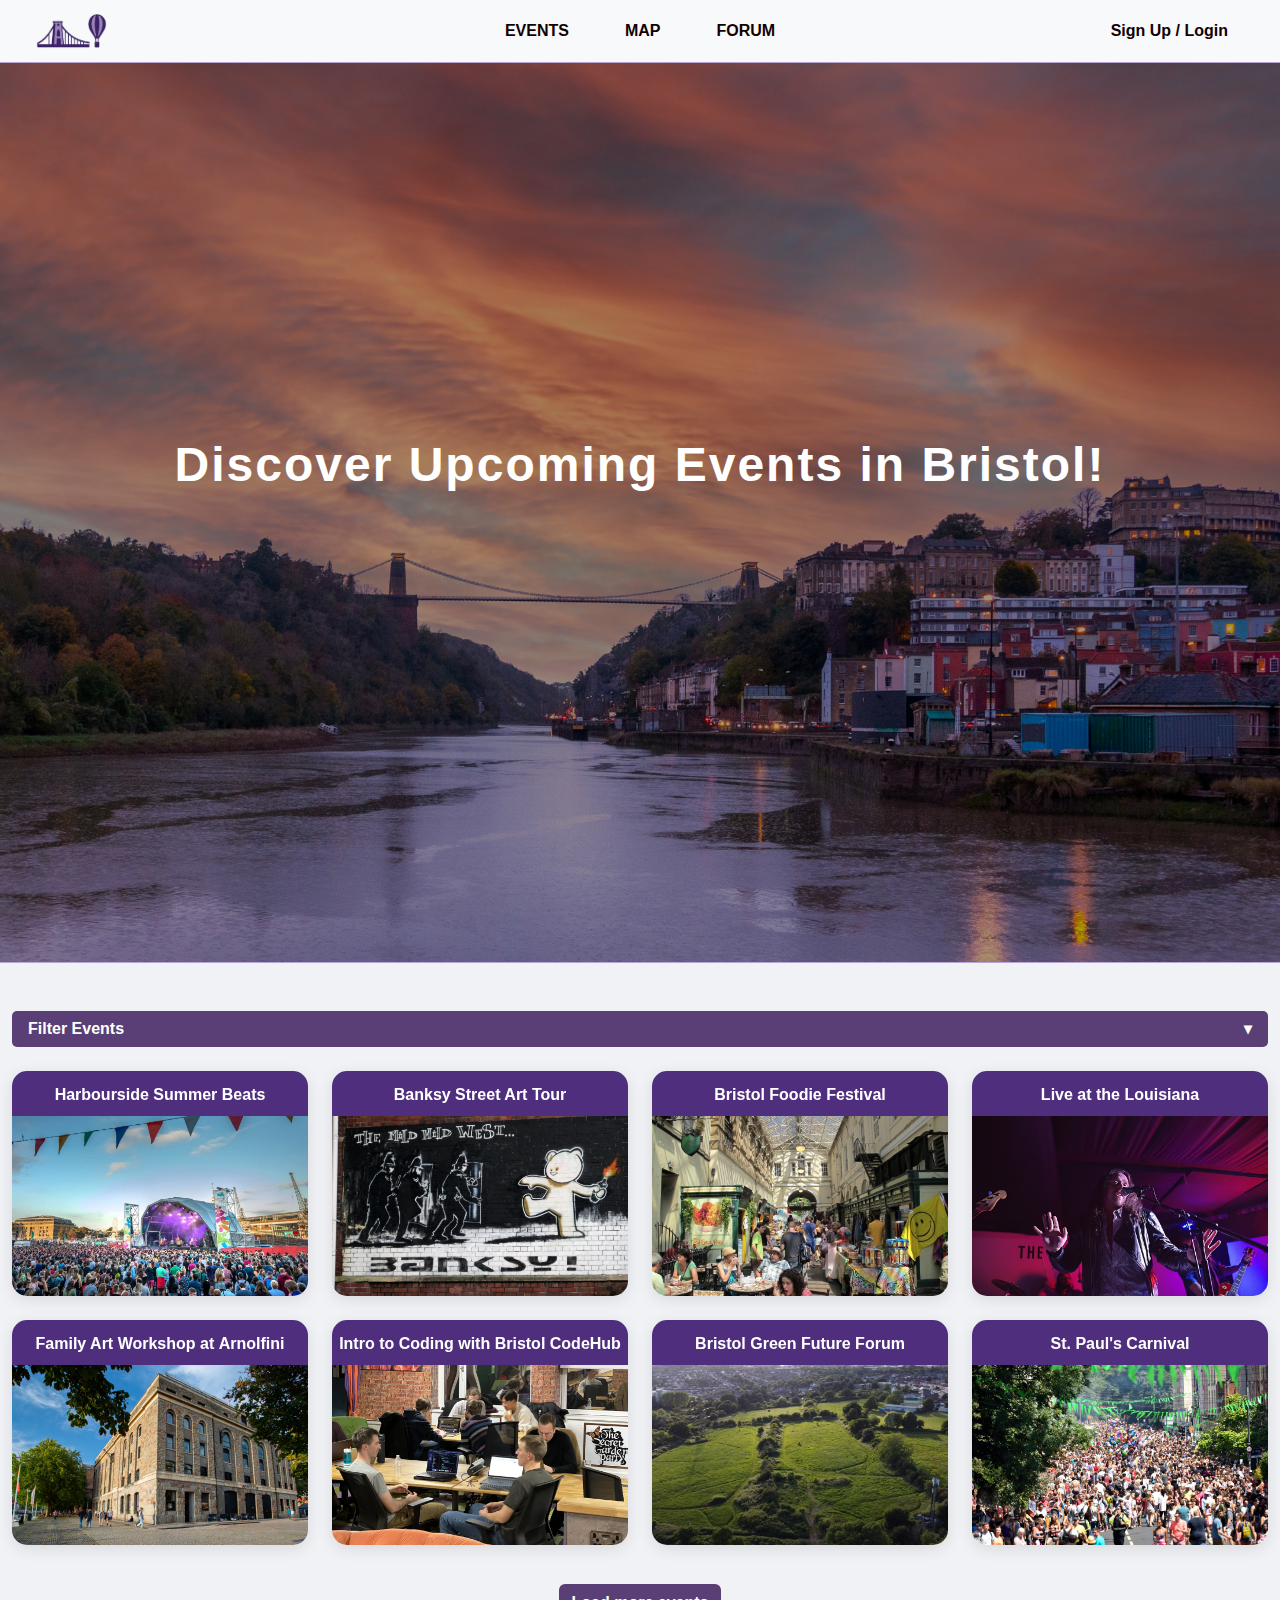
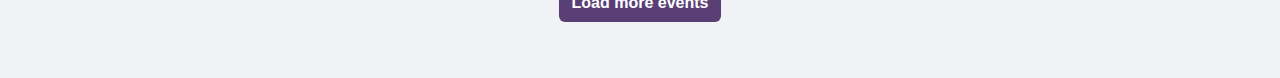
<file: index.html>
<!DOCTYPE html>
<html lang="en">
<head>
<meta charset="UTF-8">
<meta name="viewport" content="width=device-width, initial-scale=1.0">
<title>Events in Bristol</title>
<link rel="stylesheet" href="https://cdn.jsdelivr.net/npm/bootstrap@5.3.2/dist/css/bootstrap.min.css">
<link rel="stylesheet" href="css/styles.css">
</head>
<body>

<!-- NAVBAR -->
<nav class="navbar bg-light px-4 position-relative">
    <div class="container-fluid nav-grid align-items-center">
  
      <!-- logo -->
      <a class="navbar-brand d-flex align-items-center" href="index.html">
        <img src="images/BECc.png" alt="Logo" width="40" height="40">
      </a>
  
      <!-- hamburger toggle (mobile) -->
      <button id="mobileMenuBtn" class="d-md-none border-0 bg-transparent ms-auto" aria-label="Toggle menu">
        &#9776;
      </button>
  
      <div id="mobileMenu" class="d-md-none mobile-menu d-none">
        <a class="nav-link" href="#events">EVENTS</a>
        <a class="nav-link" href="#">MAP</a>
        <a class="nav-link" href="#">FORUM</a>
        <a id="mobileUserAction" class="nav-link" href="login.html">Sign Up / Login</a>
        <a id="mobileProfileLink" class="nav-link d-none" href="profile.html">Profile</a>
        <a id="mobileLogout" class="nav-link d-none" href="#">Log out</a>
      </div>
  
      <!-- regular navbar links (desktop) -->
      <div class="navbar-center d-none d-md-flex gap-4">
        <a class="nav-link" href="#events">EVENTS</a>
        <a class="nav-link" href="#">MAP</a>
        <a class="nav-link" href="#">FORUM</a>
      </div>
  
      <!-- user section (desktop) -->
        <div class="navbar-user-section d-none d-md-flex align-items-center gap-3">
            <a id="navUserAction" class="nav-link flex-shrink-0" href="login.html">Sign Up / Login</a>
        <div id="userDropdown" class="dropdown" style="display:none">
            <img src="images/default-pfp.png" alt="Profile" width="36" height="36" class="rounded-circle dropdown-toggle" role="button" data-bs-toggle="dropdown" aria-expanded="false" style="cursor:pointer;">
            <ul class="dropdown-menu dropdown-menu-end">
                <li>
                    <a class="dropdown-item" href="profile.html">Profile</a>
                </li>
                <li>
                    <a class="dropdown-item" href="#" id="logoutBtn">Log out</a>
                </li>
            </ul>
        </div>
        </div>
    </div>
</nav>
    

<!-- HERO -->
<section class="hero d-flex align-items-center text-center">
    <div class="container">
        <h1 class="hero-title">Discover Upcoming Events in Bristol!</h1>
    </div>
</section>

<!-- FILTER -->
<div class="container mb-4" id="filterArea">
    <button id="filterToggle"
            class="btn btn-filter-bar w-100 d-flex justify-content-between align-items-center">
    <span>Filter Events</span>
    <span id="filterArrow">▾</span>
    </button>

    <div id="filterBox" class="card bg-light p-3 mt-2 d-none">
    <h5><strong>Refine by Category</strong>
        <button class="btn btn-sm btn-secondary ms-3" id="clearFilters">Clear</button>
    </h5>

    <div class="border p-3 mb-3">
        <div class="row g-2">
        <div class="col-12">
            <div class="form-check form-check-inline"><input class="form-check-input" type="checkbox" id="concert"><label class="form-check-label" for="concert">Concert</label></div>
            <div class="form-check form-check-inline"><input class="form-check-input" type="checkbox" id="exhibition"><label class="form-check-label" for="exhibition">Exhibition</label></div>
            <div class="form-check form-check-inline"><input class="form-check-input" type="checkbox" id="festival"><label class="form-check-label" for="festival">Festival</label></div>
            <div class="form-check form-check-inline"><input class="form-check-input" type="checkbox" id="workshop"><label class="form-check-label" for="workshop">Workshop</label></div>
            <div class="form-check form-check-inline"><input class="form-check-input" type="checkbox" id="livePerformance"><label class="form-check-label" for="livePerformance">Live Performance</label></div>
            <div class="form-check form-check-inline"><input class="form-check-input" type="checkbox" id="culture"><label class="form-check-label" for="culture">Culture</label></div>
            <div class="form-check form-check-inline"><input class="form-check-input" type="checkbox" id="music"><label class="form-check-label" for="music">Music</label></div>
            <div class="form-check form-check-inline"><input class="form-check-input" type="checkbox" id="outdoors"><label class="form-check-label" for="outdoors">Outdoors</label></div>
            <div class="form-check form-check-inline"><input class="form-check-input" type="checkbox" id="indoors"><label class="form-check-label" for="indoors">Indoors</label></div>
            <div class="form-check form-check-inline"><input class="form-check-input" type="checkbox" id="familyFriendly"><label class="form-check-label" for="familyFriendly">Family Friendly</label></div>
            <div class="form-check form-check-inline"><input class="form-check-input" type="checkbox" id="ticketed"><label class="form-check-label" for="ticketed">Ticketed</label></div>
            <div class="form-check form-check-inline"><input class="form-check-input" type="checkbox" id="free"><label class="form-check-label" for="free">Free</label></div>
            <div class="form-check form-check-inline"><input class="form-check-input" type="checkbox" id="art"><label class="form-check-label" for="art">Art</label></div>
            <div class="form-check form-check-inline"><input class="form-check-input" type="checkbox" id="sustainability"><label class="form-check-label" for="sustainability">Sustainability</label></div>
            <div class="form-check form-check-inline"><input class="form-check-input" type="checkbox" id="technology"><label class="form-check-label" for="technology">Technology</label></div>
            <div class="form-check form-check-inline"><input class="form-check-input" type="checkbox" id="foodDrink"><label class="form-check-label" for="foodDrink">Food & Drink</label></div>
        </div>
        </div>
    </div>

    <h5><strong>Search parameters</strong></h5>
    <div class="row g-2">
        <div class="col-md-6"><input type="text" class="form-control" id="titleFilter" placeholder="Title contains..."></div>
        <div class="col-md-6"><input type="text" class="form-control" id="descFilter" placeholder="Description contains..."></div>
    </div>
    <div class="text-end mt-3"><button class="btn btn-dark" id="applyFilters">Apply</button></div>
    </div>
</div>

<!-- EVENT CARDS -->
<div id="events" class="container mb-5">
<div id="eventContainer" class="row gx-4 gy-4 justify-content-center">

    <div class="col-md-3">
    <div
        class="card event-card h-100 text-center"
        data-tags="music,festival,outdoors"
        data-desc="Bristols iconic waterfront turns into an alfresco dance-floor every Friday in July for Harbourside Summer Beats.  Expect an eclectic line-up that drifts from laid-back acoustic sets at golden hour to feel-good funk bands and late-night DJ takeovers as the sun dissolves behind the cranes.  Independent brewers, vegan street-food vendors and neon art installations line the cobbles, while giant beanbags and deckchairs invite you to kick back between acts.  The event is plastic-free, family-friendly until 8 pm and completely free, making it the perfect warm-up to the citys legendary festival season.">
        <div class="card-header">Harbourside Summer Beats</div>
        <img src="images/ev1.jpg" class="card-img-top" alt="Crowd dancing at a harbourside concert at sunset.">
    </div>
    </div>

    <div class="col-md-3">
    <div
        class="card event-card h-100 text-center"
        data-tags="art,exhibition,indoors"
        data-desc="Trace the story of Bristols most mysterious son on a two-hour Banksy Street-Art Tour led by local graffiti historians.  Starting at the famous Mild Mild West mural, you'll wander hidden alleyways and bustling markets to uncover both classic and lesser-known works, all peppered with insider anecdotes, urban-art lore and discussion on how street art shapes public space.  The walk finishes at a pop-up gallery featuring rotating pieces by emerging spray-can talents who draw inspiration from the elusive artist.  Bring comfy shoes, a camera and an open mind— political satire and playful stencils await around every corner.">
        <div class="card-header">Banksy Street Art Tour</div>
        <img src="images/ev2.jpg" class="card-img-top" alt="Guide pointing at a Banksy mural on a brick wall.">
    </div>
    </div>

    <div class="col-md-3">
    <div
        class="card event-card h-100 text-center"
        data-tags="foodDrink,festival,free"
        data-desc="Sample more than 100 mouth-watering dishes from Bristol's diverse culinary scene at the annual Foodie Festival on College Green.  From West Country cheeses and artisan sourdough to Jamaican jerk wraps, Vietnamese pho and zero-waste cocktails, there is genuinely something for every palate.  Live cook-along demos with local TV chefs run throughout the day alongside family pancake-flipping races and a chilli-eating contest for the brave.  Entry is free; just purchase tasting tokens or bring your own picnic blanket and graze as you please while enjoying acoustic sets on the solar-powered community stage.">
        <div class="card-header">Bristol Foodie Festival</div>
        <img src="images/ev3.jpg" class="card-img-top" alt="Visitors sampling street-food stalls on College Green.">
    </div>
    </div>

    <div class="col-md-3">
    <div
        class="card event-card h-100 text-center"
        data-tags="concert,music,livePerformance"
        data-desc="The Louisiana's upstairs room— tiny, sweaty and legendary— hosts an intimate triple-bill showcasing the next wave of indie rock.  Doors open at 7 pm for local dream-pop newcomers Moon Harbour, followed by Welsh punk-poets Tulip Crisis and a headline set from NME-tipped Avalon Drive.  Capacity is only 120, so you'll be inches from the action, wrapped in vintage red velvet curtains and history: past performers include The Strokes, Florence & the Machine and Idles.  Craft lager is on tap downstairs and the venue sits two minutes from Wapping Wharf for pre-gig street-food.  Strictly 14+.">
        <div class="card-header">Live at the Louisiana</div>
        <img src="images/ev4.jpg" class="card-img-top" alt="Small venue gig with blue back-lighting and crowd close to stage.">
    </div>
    </div>

    <!-- second row -->

    <div class="col-md-3">
    <div
        class="card event-card h-100 text-center"
        data-tags="familyFriendly,workshop,art"
        data-desc="Ignite imaginations at Arnolfini's Family Art Workshop where children age 5-12 collaborate with resident artists to create anything from recycled-paper sculptures to giant collaborative canvases inspired by the current exhibition.  Sessions start with a playful gallery tour using story cards and texture scavenger hunts, followed by an hour in the light-filled studio overlooking the harbour.  All materials are included, aprons supplied and grown-ups are encouraged to get messy too.  Completed masterpieces are paraded in a mini pop-up show before families take them home.  Booking essential; pa-what-you-feel donations support community outreach.">
        <div class="card-header">Family Art Workshop at Arnolfini</div>
        <img src="images/ev5.jpg" class="card-img-top" alt="Children painting large colourful canvas with parents assisting.">
    </div>
    </div>

    <div class="col-md-3">
    <div
        class="card event-card h-100 text-center"
        data-tags="technology,workshop,ticketed"
        data-desc="Always wanted to code but never knew where to start?  Bristol CodeHub's Intro-to-Coding bootcamp condenses the essentials of HTML, CSS and JavaScript into a friendly Saturday workshop.  You'll build a mini portfolio site, learn how the web fits together and leave with resources for continued self-study.  Laptops are provided, coffee and doughnuts flow freely and mentors roam the room to troubleshoot.  No previous experience needed— the only prerequisite is curiosity.  The day ends with lightning talks from local devs on real-world projects and a networking happy hour overlooking Castle Park.">
        <div class="card-header">Intro to Coding with Bristol CodeHub</div>
        <img src="images/ev6.jpg" class="card-img-top" alt="People typing on laptops at coding workshop.">
    </div>
    </div>

    <div class="col-md-3">
    <div
        class="card event-card h-100 text-center"
        data-tags="sustainability,free,indoors"
        data-desc="How can Bristol reach net-zero by 2030?  Hear bold ideas—and debate them—at the Green Future Forum, a free afternoon of panel talks, interactive exhibits and pop-up repair cafés inside the airy M Shed atrium.  Topics range from river-cleaning robots and community energy co-ops to circular-economy fashion.  Bring an appliance for the fix-it stall, sign up for a cargo-bike test ride and plot carbon-footprint reduction on the giant city map.  Kids can build miniature wind turbines in the Renewable Play Zone while adults enjoy organic coffee in compostable cups.">
        <div class="card-header">Bristol Green Future Forum</div>
        <img src="images/ev7.jpg" class="card-img-top" alt="Speaker presenting eco-innovation ideas on stage with green backdrop.">
    </div>
    </div>

    <div class="col-md-3">
    <div
        class="card event-card h-100 text-center"
        data-tags="culture,festival,music"
        data-desc="Bristol's most vibrant street party returns as St Paul's Carnival paints the neighbourhood in Caribbean colours, rhythms and flavours.  From noon, steel-pan orchestras and costumed dance troupes wind through residential streets turned into impromptu stages.  Food stalls plate up jerk chicken, vegan ital pots and patties beside rum-punch shacks, while sound systems pump reggae, soca, jungle and grime late into the night.  Community art installations celebrate the Windrush generation, kids craft masks in the Learning Tent and a quiet garden offers reflection on Carnival's political roots.  Free entry; donations support youth art scholarships.">
        <div class="card-header">St. Paul's Carnival</div>
        <img src="images/ev8.jpg" class="card-img-top" alt="Feather-costumed dancers at St Paul's Carnival parade.">
    </div>
    </div>

    <!-- third row -->

    <div class="col-md-3">
    <div
        class="card event-card h-100 text-center"
        data-tags="outdoors,free,familyFriendly"
        data-desc="Pack a hamper and unwind beneath centuries-old plane trees at Picnic in Queen Square, a laid-back community gathering that celebrates Bristol's green heart.  Roving folk musicians supply a gentle soundtrack while circus students juggle and poi-spin for spare change.  Face-painting stalls, giant chess and eco-storytelling tents keep little ones entertained.  Dog-owners parade their pups at 3 pms informal 'cutest tail wag' contest, and a sunset silent-disco waltz rounds off the evening.  Everything is free; simply roll out your blanket, say hello to your neighbours and savour a moment of urban calm.">
        <div class="card-header">Picnic in Queen Square</div>
        <img src="images/ev9.jpg" class="card-img-top" alt="Families on blankets enjoying picnic under large trees.">
    </div>
    </div>

    <div class="col-md-3">
    <div
        class="card event-card h-100 text-center"
        data-tags="technology,exhibition,indoors"
        data-desc="Step into surreal digital worlds at VR Art Showcase, a one-night exhibition at Watershed blending traditional craft and immersive tech.  Put on a headset to explore brush-stroke nebulae, walk through an ever-morphing sculpture garden or paint 3D graffiti in mid-air using Tilt Brush.  Alongside each virtual piece sits the artist's physical sketchbook so you can trace the creative journey.  A panel Q&A at 8 pm probes identity and accessibility in virtual spaces, followed by hands-on demos of haptic gloves and 360-degree treadmills.  Tickets include a locally brewed beer or soft drink.">
        <div class="card-header">VR Art Showcase at  Watershed</div>
        <img src="images/ev10.jpg" class="card-img-top" alt="Visitor wearing VR headset in gallery space.">
    </div>
    </div>
    
    <div class="col-md-3">
    <div
        class="card event-card h-100 text-center"
        data-tags="livePerformance,music,ticketed"
        data-desc="Lose yourself in smoky sax solos and velvet vocals at Jazz Night in the Lantern, Bristol Beacon's intimate Art-Deco hall.  This month's edition pairs Mercury-nominated trumpeter Laura  Jurd with the Bristol Jazz Orchestra for a genre-hopping set that moves from cool-blue ballads to avant-garde grooves.  Candle-lit cabaret tables, table-service cocktails and vintage Edison bulbs create speakeasy vibes, while pre-show vinyl spinning sets the mood.  Students and NHS staff enjoy half-price tickets; arrive early for a free Jazz Appreciation crash-course in the foyer.">
        <div class="card-header">Jazz Night at Bristol Beacon</div>
        <img src="images/ev11.jpg" class="card-img-top" alt="Trumpet soloist bathed in red stage lights.">
    </div>
    </div>

    <div class="col-md-3">
    <div
        class="card event-card h-100 text-center"
        data-tags="culture,art,workshop"
        data-desc="Discover the colour-drenched street-art heritage of Easton while learning to design and paint your own large-scale mural at this hands-on workshop.  Guided by veteran graffiti artist Inkie, participants sketch motifs, cut stencils and master can control before collaborating on a community wall celebrating local histories.  All spray-paint is low-VOC, safety masks are provided and beginners are warmly welcomed.  The day ends with professional photos of the finished piece, pizza from a nearby community oven and tips on how to get involved in future legal wall projects around the city.">
        <div class="card-header">Mural Making Workshop in Easton</div>
        <img src="images/ev12.jpg" class="card-img-top" alt="People spray-painting a colourful wall mural.">
    </div>
    </div>


    <!-- fourth row -->

    <div class="col-md-3">
        <div
        class="card event-card h-100 text-center"
        data-tags="outdoors,familyFriendly,festival"
        data-desc="Watch the skies come alive at Europe's largest annual hot air balloon event. The Bristol International Balloon Fiesta sees over 100 balloons ascend from Ashton Court Estate, with spectacular night glows set to music. Enjoy fairground rides, craft markets and helicopter joyrides by day, then stay for the breathtaking mass ascent at 6 pm. Pack a picnic or sample local ciders from the Somerset stall. Free entry; parking fees support the event's continuation. Early arrival recommended for prime viewing spots on the historic estate grounds.">
        <div class="card-header">Bristol International Balloon Fiesta</div>
        <img src="images/ev13.jpg" class="card-img-top" alt="Colorful hot air balloons ascending at sunset over green fields.">
        </div>
    </div>

    <div class="col-md-3">
        <div
        class="card event-card h-100 text-center"
        data-tags="festival,maritime,free"
        data-desc="Celebrate Bristol's nautical heritage at the Bristol Harbour Festival, where the floating harbour becomes a stage for tall ships, live music and water sports. Try paddleboarding past historic warehouses, watch acrobatic shanty performances on replica pirate ships, or join a free kayak taster session. The quayside buzzes with seafood stalls, chainsaw woodcarving demos and interactive marine biology exhibits. Don't miss the dramatic Saturday night fireworks reflecting on the water - best viewed from Pero's Bridge.">
        <div class="card-header">Bristol Harbour Festival</div>
        <img src="images/ev14.jpg" class="card-img-top" alt="Tall ships docked in harbour with crowds on quayside.">
        </div>
    </div>

    <div class="col-md-3">
        <div
        class="card event-card h-100 text-center"
        data-tags="history,outdoors,tour"
        data-desc="Go behind the scenes of Brunel's engineering marvel with Clifton Suspension Bridge Trust guides. This 90-minute twilight tour takes small groups across the illuminated bridge before descending into vaulted chambers normally closed to the public. Handle original construction tools, hear tragic Victorian suicide prevention stories, and learn how modern lasers monitor the 214m span. Sturdy footwear required for the 98-step spiral staircase. Tours conclude with mulled wine and mince pies in the heritage centre.">
        <div class="card-header">Clifton Suspension Bridge Twilight Tour</div>
        <img src="images/ev15.jpg" class="card-img-top" alt="Illuminated suspension bridge at dusk with city lights beyond.">
        </div>
    </div>

    <div class="col-md-3">
        <div
        class="card event-card h-100 text-center"
        data-tags="foodDrink,market,vegan"
        data-desc="Taste the plant-based revolution at Bristol Vegan Market's monthly showcase in St Nicholas Market. Over 60 stalls offer cashew cheeses, jackfruit tacos, cruelty-free cosmetics and ethical fashion. Watch live cooking demos using foraged ingredients, enter the 'Guess the Meat Alternative' quiz, and let kids decorate vegan cupcakes in the Sugar Skulls Bakery corner. BYO containers for zero-waste shopping and receive £2 off entry when arriving by bike. First 100 visitors get free goodie bags with local vegan samples.">
        <div class="card-header">Bristol Vegan Market</div>
        <img src="images/ev16.jpg" class="card-img-top" alt="Vegan food stall with colorful bowls of plant-based dishes.">
        </div>
    </div>

    <!-- fifth row -->

    <div class="col-md-3">
        <div
        class="card event-card h-100 text-center"
        data-tags="theatre,outdoors,culture"
        data-desc="Experience Shakespeare with a Bristol twist at outdoor performances in Queen Square. This year's Bristol Shakespeare Festival features The Tempest reimagined with storm scenes enhanced by BMX stunt riders and a Merchant of Venice set in the 1980s banking world. Bring folding chairs or rent velvet cushions. Interval ice creams come from local dairy Marshfield Farm, and signed performances occur every Thursday. Pay-What-You-Can nights every Monday support access to the arts.">
        <div class="card-header">Bristol Shakespeare Festival</div>
        <img src="images/ev17.jpg" class="card-img-top" alt="Open-air theatre performance in park setting.">
        </div>
    </div>

    <div class="col-md-3">
        <div
        class="card event-card h-100 text-center"
        data-tags="art,festival,free"
        data-desc="Watch Europe's largest street art festival transform South Bristol over three days. Upfest brings 400 artists from 70 countries to paint live murals across Bedminster's walls. Follow spray-can trails between pubs hosting artist Q&As, try graffiti workshops in East Street Community Centre, and bid in the silent auction for original artwork. The Saturday night block party features beatbox battles and hip-hop karaoke. Free spray paint recycling stations available all weekend.">
        <div class="card-header">Upfest Street Art Festival</div>
        <img src="images/ev18.jpg" class="card-img-top" alt="Artist painting large mural on building scaffold.">
        </div>
    </div>

    <div class="col-md-3">
        <div
        class="card event-card h-100 text-center"
        data-tags="foodDrink,festival,ticketed"
        data-desc="Hops enthusiasts rejoice at the Bristol Craft Beer Festival inside the historic Lloyd Amphitheatre. Sample unlimited ⅓ pints from 150+ breweries including local heroes Left Handed Giant and Arbor Ales. Masterclasses cover sour beer blending, food pairing with cheese guru Ned Palmer, and the science of can design. Soak it all up with loaded fries from the award-winning Low & Slow BBQ. Early bird tickets include commemorative glass and priority access to rare barrel-aged releases.">
        <div class="card-header">Bristol Craft Beer Festival</div>
        <img src="images/ev19.jpg" class="card-img-top" alt="Crowd holding craft beer glasses in industrial venue.">
        </div>
    </div>

    <div class="col-md-3">
        <div
        class="card event-card h-100 text-center"
        data-tags="sports,outdoors,charity"
        data-desc="Join 12,000 runners for Bristol's iconic half marathon through maritime history. The route passes SS Great Britain, Underfall Yard and the Cumberland Basin before finishing on Anchor Road. Live bands every kilometer, including samba drummers at the Suspension Bridge incline. Choose charity bibs supporting Bristol Food Banks or local hospices. Can't run? Volunteer as a marshall dressed as a pirate to match this year's nautical theme. Free post-race massages and vegan recovery shakes for all participants.">
        <div class="card-header">Bristol Half Marathon</div>
        <img src="images/ev20.jpg" class="card-img-top" alt="Runners crossing Clifton Suspension Bridge during race.">
        </div>
    </div>

    <!-- sixth row -->

    <div class="col-md-3">
        <div
        class="card event-card h-100 text-center"
        data-tags="theatre,livePerformance,ticketed"
        data-desc="Laugh until your sides ache at Bristol Improv Theatre's Friday Night Showdown. Two teams battle through spontaneous scenes based on audience suggestions - think Whose Line Is It Anyway meets Bristol's comedy underground. BYO drinks (corkage £1), and stick around for the 11 pm 'Improvised Musical' based on a random Wikipedia entry. Student nights every Wednesday offer £5 tickets and free nachos. The intimate 60-seat venue ensures every whispered aside lands perfectly.">
        <div class="card-header">Bristol Improv Theatre Showdown</div>
        <img src="images/ev21.jpg" class="card-img-top" alt="Improvisers acting out scene on small stage.">
        </div>
    </div>

    <div class="col-md-3">
        <div
        class="card event-card h-100 text-center"
        data-tags="familyFriendly,workshop,education"
        data-desc="Spark STEM curiosity at We The Curious' monthly Curiosity Workshops. Kids aged 7-14 build hydraulic robot arms, extract DNA from strawberries, or program Mars rovers using Raspberry Pis. Each 2-hour session links to real Bristol innovations - meet engineers from Airbus Filton or chat with Temple Meads station architects. Adults can explore the main exhibits, including the famous animatronic T-Rex. Family tickets include planetarium shows about Bristol's night sky.">
        <div class="card-header">Science Workshops at We The Curious</div>
        <img src="images/ev22.jpg" class="card-img-top" alt="Children building robots in museum workshop.">
        </div>
    </div>

    <div class="col-md-3">
        <div
        class="card event-card h-100 text-center"
        data-tags="charity,outdoors,familyFriendly"
        data-desc="The undead take over Bristol streets for this annual charity walk supporting Brain Tumour Research. Zombie makeup artists open shop at 10 am in Castle Park (donations welcome), then 2,000 groaning participants shamble past city landmarks. Best dressed wins a film props workshop tour at Bottle Yard Studios. After-party at The Fleece features zombie-themed cocktails and a Dawn of the Dead DJ set. Under-16s must be accompanied by a responsible adult (human or zombie).">
        <div class="card-header">Bristol Zombie Walk</div>
        <img src="images/ev23.jpg" class="card-img-top" altCostumed zombies crossing Bristol bridge in daylight.">
        </div>
    </div>

    <div class="col-md-3">
        <div
        class="card event-card h-100 text-center"
        data-tags="market,familyFriendly,festive"
        data-desc="Twinkling lights and mulled cider await at Bristol Cathedral's Christmas Market. Browse 120 chalet stalls selling handmade jewellery, woolly hats and wooden toys from local makers. The food hall stars mince pie flights, raclette melts and Germany's famed Feuerzangenbowle (flaming rum punch). Kids meet Santa in his vintage Routemaster grotto, then ride the antique carousel. Carol services occur hourly - join the pop-up choir or simply soak in the harmonies beneath gothic arches.">
        <div class="card-header">Christmas Market at Bristol Cathedral</div>
        <img src="images/ev24.jpg" class="card-img-top" alt="Christmas market stalls with cathedral illuminated at night.">
        </div>
    </div>
        
</div>

</div>

<footer class="site-footer py-1">
</footer>
  

<script src="https://code.jquery.com/jquery-3.7.1.min.js"></script>
<script src="https://cdn.jsdelivr.net/npm/bootstrap@5.3.2/dist/js/bootstrap.bundle.min.js"></script>
<script src="js/script.js"></script>
</body>
</html>
</file>
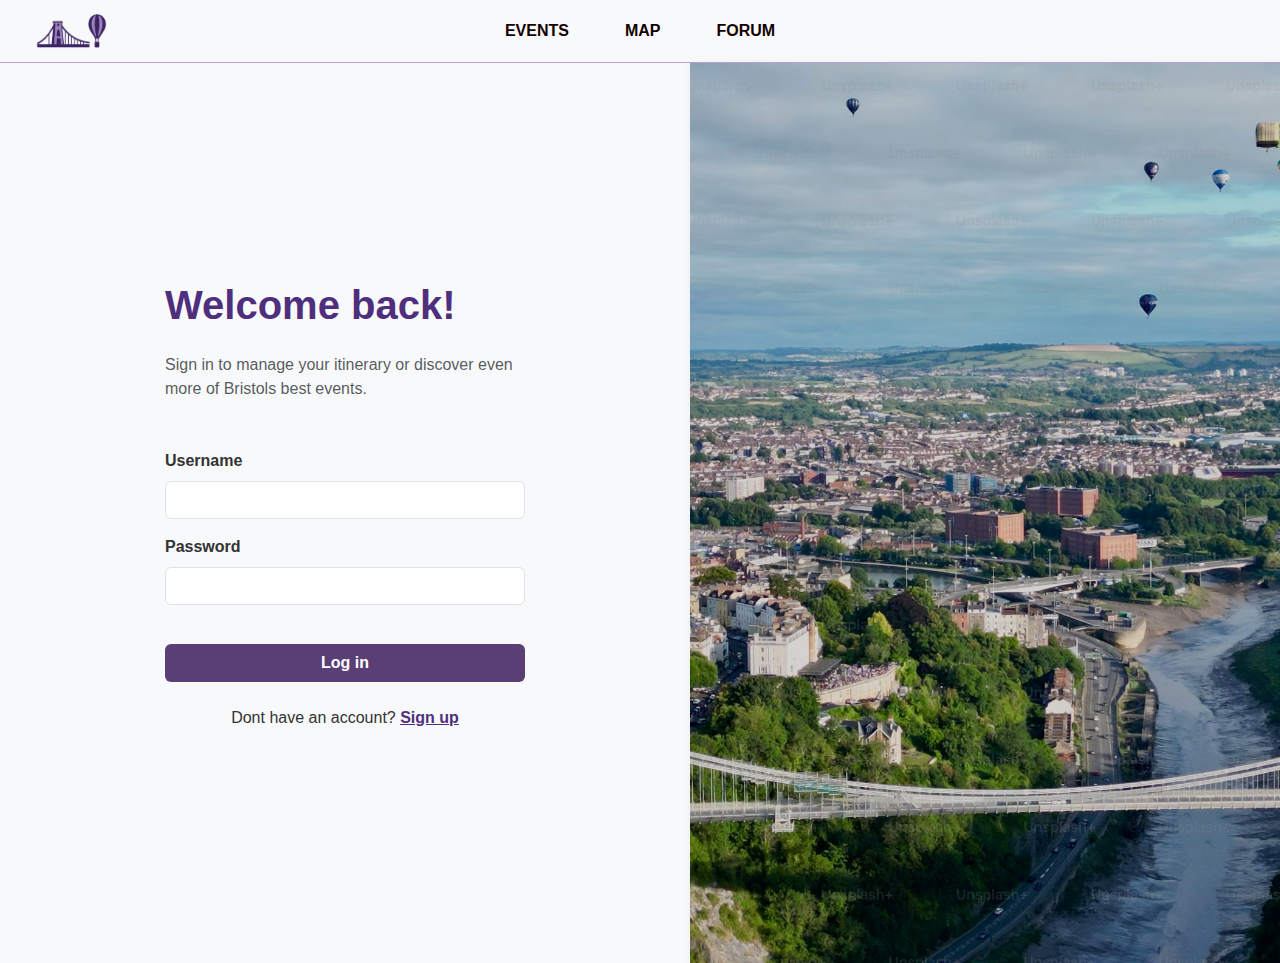
<file: login.html>
<!DOCTYPE html>
<html lang="en">
<head>
  <meta charset="UTF-8" />
  <meta name="viewport" content="width=device-width, initial-scale=1.0"/>
  <title>Log In - Bristol Events</title>
  <link rel="stylesheet"
        href="https://cdn.jsdelivr.net/npm/bootstrap@5.3.2/dist/css/bootstrap.min.css">
  <link rel="stylesheet" href="css/styles.css">
</head>

<body class="bg-light">

<!-- NAVBAR -->
<nav class="navbar bg-light px-4 position-relative">
    <div class="container-fluid nav-grid align-items-center">
  
      <a class="navbar-brand d-flex align-items-center" href="index.html">
        <img src="images/BECc.png" alt="Logo" width="40" height="40">
      </a>
  
      <button id="mobileMenuBtn" class="d-md-none border-0 bg-transparent ms-auto" aria-label="Toggle menu">
        &#9776;
      </button>
  
      <div id="mobileMenu" class="d-md-none mobile-menu d-none">
        <a class="nav-link" href="index.html#events">EVENTS</a>
        <a class="nav-link" href="#">MAP</a>
        <a class="nav-link" href="#">FORUM</a>
      </div>
  
      <div class="navbar-center d-none d-md-flex gap-4">
        <a class="nav-link" href="index.html#events">EVENTS</a>
        <a class="nav-link" href="#">MAP</a>
        <a class="nav-link" href="#">FORUM</a>
      </div>

    </div>
</nav>

<main class="login-wrap">

<!-- LEFT -->
<section class="login-side">

	<div class="login-inner">

	<h1 class="display-6 fw-bold mb-4 text-purple">
		Welcome back!
	</h1>

	<p class="mb-5 text-muted">
		Sign in to manage your itinerary or discover even more of
		Bristols best events.
	</p>

	<form id="loginForm" class="login-form">
		<div class="mb-3">
		<label class="form-label fw-semibold" for="user">Username</label>
		<input id="user" class="form-control" autocomplete="username">
		</div>

		<div class="mb-4">
		<label class="form-label fw-semibold" for="pass">Password</label>
		<input id="pass" type="password" class="form-control"
				autocomplete="current-password">
		</div>

		<button class="btn btn-purple w-100">Log in</button>
	</form>

	<p class="mt-4 text-center">
		Dont have an account?
		<a href="signup.html" class="text-purple fw-semibold">Sign up</a>
	</p>

	</div>

</section>

<!-- RIGHT -->
<section class="login-hero"
	style="background-image:url('images/login-hero.jpg')">
</section>

</main>


<script src="https://code.jquery.com/jquery-3.7.1.min.js"></script>
<script src="https://cdn.jsdelivr.net/npm/bootstrap@5.3.2/dist/js/bootstrap.bundle.min.js"></script>
<script src="js/script.js"></script>
</body>
</html>
</file>
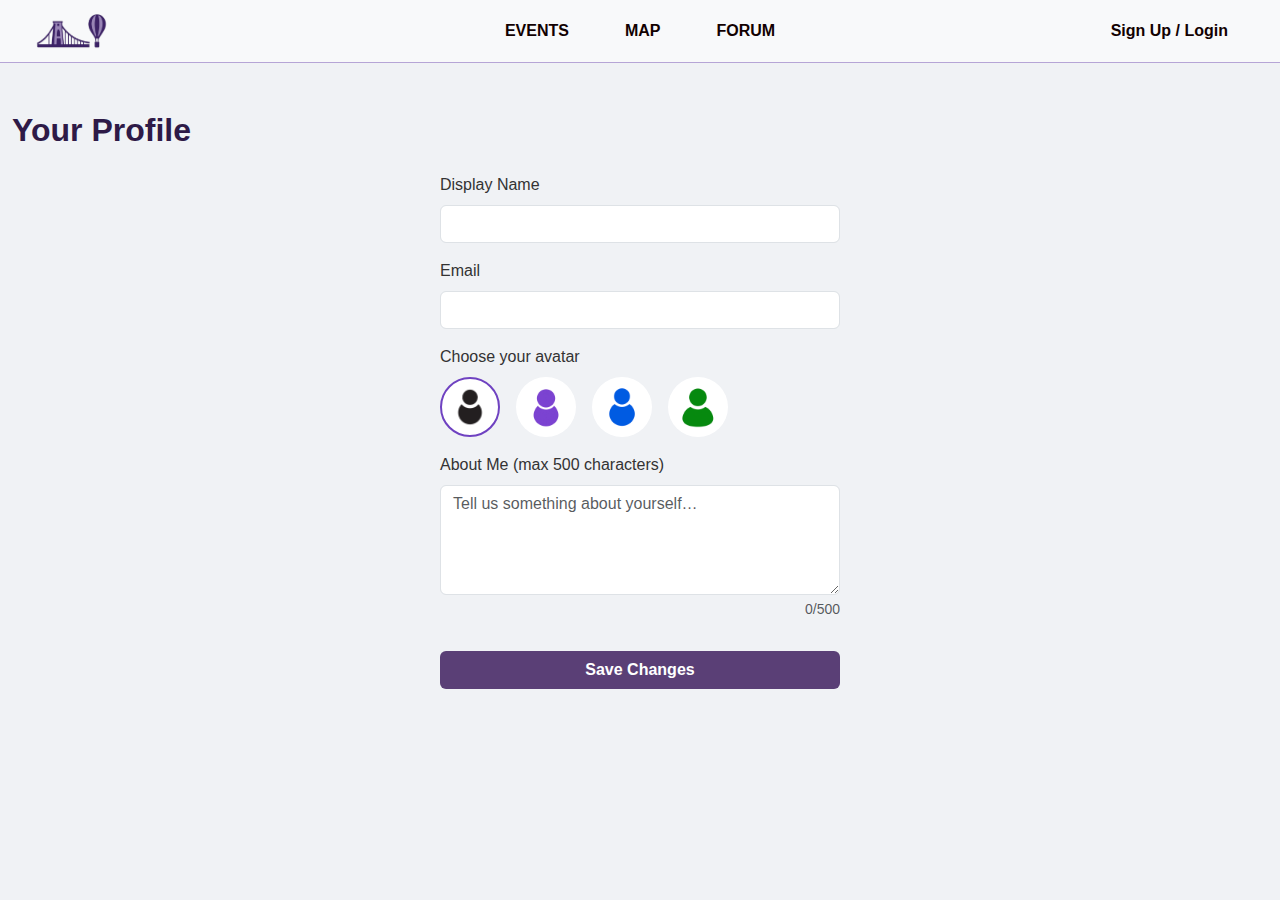
<file: profile.html>
<!DOCTYPE html>
<html lang="en">
<head>
  <meta charset="UTF-8" />
  <title>Profile - Bristol Events</title>
  <meta name="viewport" content="width=device-width, initial-scale=1" />
  <link
    href="https://cdn.jsdelivr.net/npm/bootstrap@5.3.2/dist/css/bootstrap.min.css"
    rel="stylesheet" />
  <link rel="stylesheet" href="css/styles.css" />
</head>
<body>

<!-- NAVBAR -->
<nav class="navbar bg-light px-4 position-relative">
    <div class="container-fluid nav-grid align-items-center">
  
      <!-- logo -->
      <a class="navbar-brand d-flex align-items-center" href="index.html">
        <img src="images/BECc.png" alt="Logo" width="40" height="40">
      </a>
  
      <!-- hamburger toggle (mobile) -->
      <button id="mobileMenuBtn" class="d-md-none border-0 bg-transparent ms-auto" aria-label="Toggle menu">
        &#9776;
      </button>
  
      <div id="mobileMenu" class="d-md-none mobile-menu d-none">
        <a class="nav-link" href="index.html#events">EVENTS</a>
        <a class="nav-link" href="#">MAP</a>
        <a class="nav-link" href="#">FORUM</a>
        <a id="mobileUserAction" class="nav-link" href="login.html">Sign Up / Login</a>
        <a id="mobileProfileLink" class="nav-link d-none" href="profile.html">Profile</a>
        <a id="mobileLogout" class="nav-link d-none" href="#">Log out</a>
      </div>
  
      <!-- regular navbar links (desktop) -->
      <div class="navbar-center d-none d-md-flex gap-4">
        <a class="nav-link" href="index.html#events">EVENTS</a>
        <a class="nav-link" href="#">MAP</a>
        <a class="nav-link" href="#">FORUM</a>
      </div>
  
      <!-- user section (desktop) -->
        <div class="navbar-user-section d-none d-md-flex align-items-center gap-3">
            <a id="navUserAction" class="nav-link flex-shrink-0" href="login.html">Sign Up / Login</a>
        <div id="userDropdown" class="dropdown" style="display:none">
            <img src="images/default-pfp.png" alt="Profile" width="36" height="36" class="rounded-circle dropdown-toggle" role="button" data-bs-toggle="dropdown" aria-expanded="false" style="cursor:pointer;">
            <ul class="dropdown-menu dropdown-menu-end">
                <li>
                    <a class="dropdown-item" href="profile.html">Profile</a>
                </li>
                <li>
                    <a class="dropdown-item" href="#" id="logoutBtn">Log out</a>
                </li>
            </ul>
        </div>
        </div>
    </div>
</nav>

<!-- PROFILE FORM -->
<div class="container my-5">
<h1 class="mb-4">Your Profile</h1>
<form id="profileForm" class="mx-auto" style="max-width:400px;">
    <div class="mb-3">
    <label for="profileUsername" class="form-label">Display Name</label>
    <input type="text" id="profileUsername" class="form-control" required>
    </div>
    <div class="mb-3">
    <label for="profileEmail" class="form-label">Email</label>
    <input type="email" id="profileEmail" class="form-control">
    </div>

    <div class="mb-3">
    <label class="form-label d-block">Choose your avatar</label>
    <div id="avatarPicker" class="avatar-picker d-flex gap-3 flex-wrap">
        <label class="avatar-option">
        <input type="radio" name="avatar" value="default-pfp.png">
        <img src="images/default-pfp.png" alt="Default" class="img-thumbnail">
        </label>
        <label class="avatar-option">
        <input type="radio" name="avatar" value="avatar1.png">
        <img src="images/avatar1.png" alt="Avatar 1" class="img-thumbnail">
        </label>
        <label class="avatar-option">
        <input type="radio" name="avatar" value="avatar2.png">
        <img src="images/avatar2.png" alt="Avatar 2" class="img-thumbnail">
        </label>
        <label class="avatar-option">
        <input type="radio" name="avatar" value="avatar3.png">
        <img src="images/avatar3.png" alt="Avatar 3" class="img-thumbnail">
        </label>
    </div>
    </div>
    
    <!-- About Me-->
    <div class="mb-3">
        <label for="profileAbout" class="form-label">
            About Me (max 500 characters)
        </label>
        <textarea id="profileAbout"
                    class="form-control"
                    rows="4"
                    maxlength="500"
                    placeholder="Tell us something about yourself…"></textarea>
        <div id="aboutCharCount" class="form-text text-end">0/500</div>
        </div>
        
    <button type="submit" class="btn btn-purple w-100">Save Changes</button>
</form>
</div>

<script src="https://code.jquery.com/jquery-3.7.1.min.js"></script>
<script src="https://cdn.jsdelivr.net/npm/bootstrap@5.3.2/dist/js/bootstrap.bundle.min.js"></script>
<script src="js/script.js"></script>
</body>
</html>
</file>
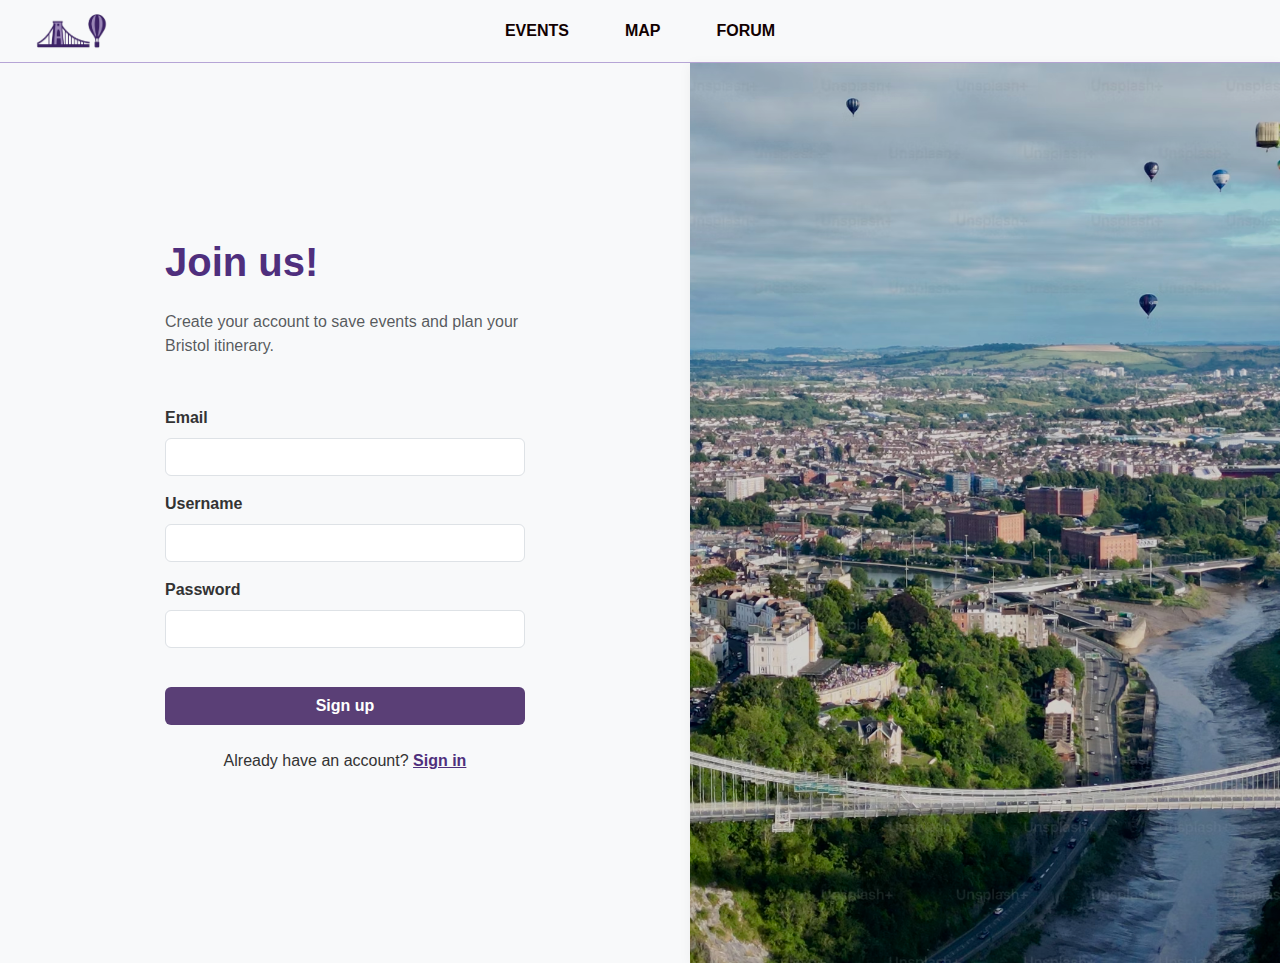
<file: signup.html>
<!DOCTYPE html>
<html lang="en">
<head>
  <meta charset="UTF-8" />
  <meta name="viewport" content="width=device-width, initial-scale=1.0"/>
  <title>Sign In / Sign Up - Bristol Events</title>
  <link rel="stylesheet"
        href="https://cdn.jsdelivr.net/npm/bootstrap@5.3.2/dist/css/bootstrap.min.css">
  <link rel="stylesheet" href="css/styles.css">
</head>

<body class="bg-light">

<!-- NAVBAR -->
<nav class="navbar bg-light px-4 position-relative">
    <div class="container-fluid nav-grid align-items-center">
  
      <a class="navbar-brand d-flex align-items-center" href="index.html">
        <img src="images/BECc.png" alt="Logo" width="40" height="40">
      </a>
  
      <button id="mobileMenuBtn" class="d-md-none border-0 bg-transparent ms-auto" aria-label="Toggle menu">
        &#9776;
      </button>
  
      <div id="mobileMenu" class="d-md-none mobile-menu d-none">
        <a class="nav-link" href="index.html#events">EVENTS</a>
        <a class="nav-link" href="#">MAP</a>
        <a class="nav-link" href="#">FORUM</a>
      </div>
  
      <div class="navbar-center d-none d-md-flex gap-4">
        <a class="nav-link" href="index.html#events">EVENTS</a>
        <a class="nav-link" href="#">MAP</a>
        <a class="nav-link" href="#">FORUM</a>
      </div>

    </div>
</nav>


<!-- SIGNUP WRAP -->
<main class="login-wrap">

<!-- LEFT -->
<section class="login-side">

    <div class="login-inner">

    <h1 class="display-6 fw-bold mb-4 text-purple">
        Join us!
    </h1>

    <p class="mb-5 text-muted">
        Create your account to save events and plan your Bristol itinerary.
    </p>

    <form id="signupForm" class="login-form">
        <div class="mb-3">
        <label class="form-label fw-semibold" for="email">Email</label>
        <input id="email" type="email" class="form-control" autocomplete="email" required>
        </div>

        <div class="mb-3">
        <label class="form-label fw-semibold" for="user">Username</label>
        <input id="user" class="form-control" autocomplete="username" required>
        </div>

        <div class="mb-4">
        <label class="form-label fw-semibold" for="pass">Password</label>
        <input id="pass" type="password" class="form-control"
                autocomplete="new-password" required>
        </div>

        <button class="btn btn-purple w-100">Sign up</button>
    </form>

    <p class="mt-4 text-center">
        Already have an account?
        <a href="login.html" class="text-purple fw-semibold">Sign in</a>
    </p>

    </div>

</section>

<!-- RIGHT -->
<section class="login-hero"
style="background-image:url('images/login-hero.jpg')">
</section>

</main>

<script src="https://code.jquery.com/jquery-3.7.1.min.js"></script>
<script src="https://cdn.jsdelivr.net/npm/bootstrap@5.3.2/dist/js/bootstrap.bundle.min.js"></script>
<script src="js/script.js"></script>
</body>
</html>
</file>
<file: css/styles.css>
/* GLOBAL & SCROLL */
html, body {
  height: 100%;
  margin: 0;
  scroll-behavior: smooth;

  scrollbar-width: none;
  -ms-overflow-style: none;
}
html::-webkit-scrollbar {
  display: none;
}

body {
  font-family: Arial, sans-serif;
  background-color: #f0f2f5;
  color: #333;
}

h1 {
  font-size: 32px;
  font-weight: bold;
  margin-bottom: 24px;
  color: #2e1a47;              
}

/* NAVBAR */
.navbar {
  border-bottom:1px solid #b6a5d6
}

.navbar-brand img {
  background: transparent;
  width: 76px;
  height: 36px;
  border-radius:  5px;
}

.nav-link {
  font-weight: 700;
  color: #120101;
  padding: 8px 16px;
  text-decoration: none;
  transition: color .3s;
}
.nav-link:hover{color:#9652f6;}

.nav-grid {
  display: grid;
  grid-template-columns: auto 1fr auto; 
  align-items: center;
  position: relative;
}

.navbar-center {
  position: absolute;                    
  left: 50%;
  transform: translateX(-50%);         
  display: flex;
  gap: 16px;                          
}

.navbar-user-section {
  min-width: 180px;
  justify-content: flex-end;
}

  
/* Dropdown */
#userDropdown .dropdown-menu {
    min-width: 0;
    width: auto;
    margin-top: 2px;
    margin-right: -25px;
}


/* Hero */
.hero {
  background: #eae6f4 url("../images/hero-bg.jpg") center/cover no-repeat;
  height: 100vh;
  display: flex;
  align-items: center;
  justify-content: center;
  position: relative;
  margin-bottom: 48px;
  border-bottom: 1px solid #b6a5d6; 

}
  
.hero::before {
  content: "";
  position: absolute;
  inset: 0;
  background: rgba(0,0,0,.35);
}
  
.hero .container {
  position: relative;z-index:1
}
  
.hero-title{
  font-size: clamp(1.75rem,4vw + .5rem,3rem);
  font-weight: 800;
  color: #ffffff;
  letter-spacing: 2px;
  margin-bottom: 95px;
}
  

/* FILTER BUTTON */
.btn-filter-bar {
  background-color: #5a3f76;
  color: #fff;
  font-weight: bold;
  border: none;
  padding: 6px 16px;
  width: 100%;
  margin: 8px 0;
  border-radius: 5px;
  transition: background-color 0.3s ease;
  text-align: center;
}

.btn-filter-bar:hover,
.btn-filter-bar:focus {
  background-color: #4e3468;
  color: #fff;
  outline: none;
}


/* FILTER BOX */
#filterBox {
  background-color: #eae6f4;
  border: 2px solid #c6b5dc;
  border-radius: 8px;
  padding: 16px;  
  width: 100%;
}

#filterBox .card {
  border: none;
  background-color: #eae6f4;
}

#clearFilters {
  background-color: #a593bf;
  color: white;
  font-weight: bold;
  border: none;
  border-radius: 4px;
  padding: 4px 12px;
  transition: background-color 0.3s ease;
}

#clearFilters:hover {
  background-color: #8b7aa5;
}

#applyFilters {
  background-color: #3e2b5c;
  color: white;
  font-weight: bold;
  border: none;
  border-radius: 4px;
  padding: 6px 16px;
  transition: background-color 0.3s ease;
}

#applyFilters:hover {
  background-color: #2e1a47;
}



.container,
.container-fluid {
  max-width:1400px;
}


/* EVENT‑CARD TOP SECTION */

.event-card{
  border: none;
  border-radius: 15px;
  overflow: hidden;
  background: #fff;
  box-shadow: 0 4px 16px rgba(0,0,0,.1);
  transition: transform .2s, box-shadow .2s;
  will-change: transform;
}

.event-card:hover{
  transform: translate3d(0,-2px,0);
  box-shadow: 0 8px 24px rgba(0,0,0,.5);
}
  
.card-header{
  background: #4f2f7d;
  color: #fff;
  font-weight: 700;
  border: none;
  display: flex;
  align-items: center;
  justify-content: center;
  padding: 14px 12px;
  line-height: 1.2;
  white-space: nowrap;
  overflow: hidden;
  text-overflow: ellipsis;
  margin-bottom: -2px;
}
  
.card-img-top{
  display:block;
  width:100%;
  height:180px;
  object-fit:cover;
  border-top-left-radius:0!important;
  border-top-right-radius:0!important;
}


/* EVENT DETAIL PAGE */

.text-purple {
  color: #4f2f7d;
}
.bg-purple {
  background: #5a3f76;
  color: #fff;
}

.btn-save {
  --bs-btn-bg: #5a3f76;         --bs-btn-border-color: #5a3f76;
  --bs-btn-hover-bg: #4c2d70;   --bs-btn-hover-border-color: #4c2d70;
  --bs-btn-active-bg: #42265f;  --bs-btn-active-border-color: #42265f;
  --bs-btn-color: #fff;         --bs-btn-hover-color: #fff;
  --bs-btn-active-color: #fff;
}

.btn-remove {
  --bs-btn-color: #5a3f76;      --bs-btn-border-color: #5a3f76;
  --bs-btn-hover-bg: #5a3f76;   --bs-btn-hover-border-color: #5a3f76;
  --bs-btn-hover-color: #fff;
  --bs-btn-active-bg: #4c2d70;  --bs-btn-active-border-color: #4c2d70;
  --bs-btn-active-color: #fff;
  --bs-btn-disabled-color: #a899c2;
  --bs-btn-disabled-border-color: #a899c2;
}

.btn-share {
  --bs-btn-bg: #333;            --bs-btn-border-color: #333;
  --bs-btn-hover-bg: #1f1f1f;   --bs-btn-hover-border-color: #1f1f1f;
  --bs-btn-active-bg: #0f0f0f;  --bs-btn-active-border-color: #0f0f0f;
  --bs-btn-color: #fff;         --bs-btn-hover-color: #fff;
  --bs-btn-active-color: #fff;
}


.share-backdrop {
  position: fixed;
  inset: 0;
  z-index: 1050;
  background: rgba(0,0,0,.55);
  display: flex;
  align-items: center;
  justify-content: center;
}

.share-panel {
  background: #fff;
  border-radius: 8px;
  padding: 24px 32px;
  box-shadow: 0 12px 32px rgba(0,0,0,.25);
  min-width: 280px;
  position: relative;
  animation: pop .25s ease;
}

@keyframes pop {from{transform:scale(.85);opacity:0}to{transform:scale(1);opacity:1}}

.share-close {
  position: absolute;
  top: 6px;
  right: 10px;
  border: none;
  background: none;
  font-size: 26px;
  line-height: 1;
  color: #666;
  cursor: pointer;
}


.share-close:hover {
  color :#000
}


/* LOGIN PAGE */

.login-panel {
  flex: 1 1 320px;
}

.login-hero {
  flex: 1 1 320px;
  min-height: 340px;
  box-shadow: 0 2px 12px rgba(0,0,0,.05);
  background-size: cover;
  background-position: center;
  position: relative;
}

.login-hero::after {
  content: "";
  position: absolute;
  inset: 0;
  background: rgba(0,0,0,.15);
  pointer-events: none;
}

.login-wrap {
  display: flex;
  min-height: 100%;
}

.login-side {
  flex: 1 1 420px;
  display: flex;
  align-items: center;
  justify-content: center;
  padding: 48px 32px;
}

.login-inner {
  width: 100%;
  max-width: 360px;
}

.login-form .form-control:focus {
  border-color: #5a3f76;
  box-shadow: none;
}

.btn-purple { 
  background: #5a3f76;
  color: #fff;
  font-weight: 600;
  margin-top: 15px;
}

.btn-purple:hover {
  background: #4e3468;
}


/* Avatar */
.avatar-picker {
  --border-inactive: 2px solid transparent;
  --border-active: 2px solid #6f42c1;
}

.avatar-option {
  position: relative;
  cursor: pointer;
}

.avatar-option input {
  position: absolute;
  opacity: 0;
  pointer-events: none;
}

.avatar-option img {
  width: 60px;
  height: 60px;
  object-fit: cover;
  border: var(--border-inactive);
  transition: border-color .2s;
  border-radius: 50%;
}

.avatar-option input:checked + img {
  border: var(--border-active);
}

@media (max-width: 768px) {

  .login-wrapper {
    flex-direction: column;
  }

  .card-img-top {
    height: 140px;
  }

  .navbar-center,
  .navbar-user-section {
    display: none !important;
  }

  .mobile-menu {
    position: absolute;
    top: 60px;
    right: 20px;
    background: #fff;
    border: 1px solid #ccc;
    border-radius: 8px;
    box-shadow: 0 4px 8px rgba(0,0,0,0.1);
    padding: 1rem;
    display: flex;
    flex-direction: column;
    gap: 0.5rem;
    z-index: 1100;
  }

  .login-wrap {
    flex-direction: column-reverse;
  }

  .login-side {
    width: 100%;
    padding: 32px 16px;
  }

  .login-hero {
    width: 100%;
    height: 200px;
    min-height: 200px;
    box-shadow: none;
  }

  .login-inner {
    max-width: 100%;
  }

  .login-side input,
  .login-side .btn-purple {
    min-height: 44px;
    width: 100%;
    font-size: 16px;
  }

}
</file>
